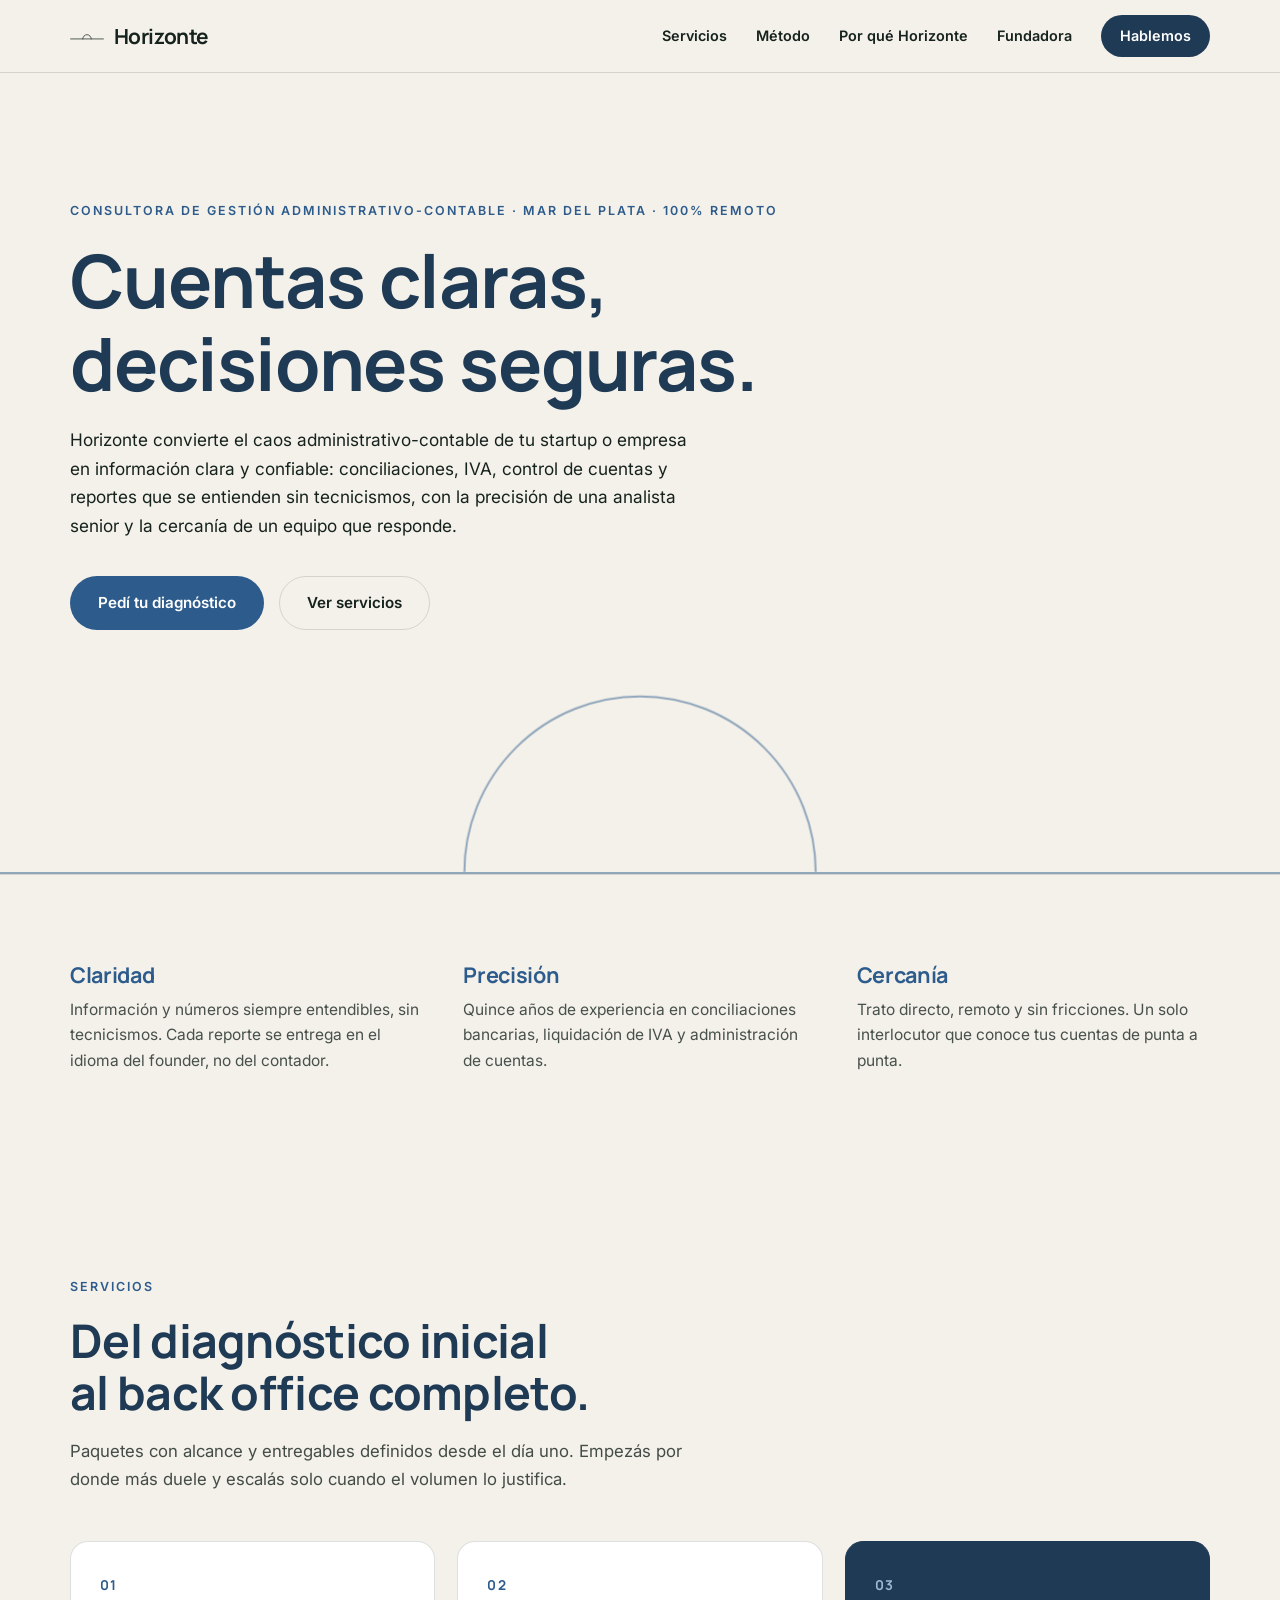
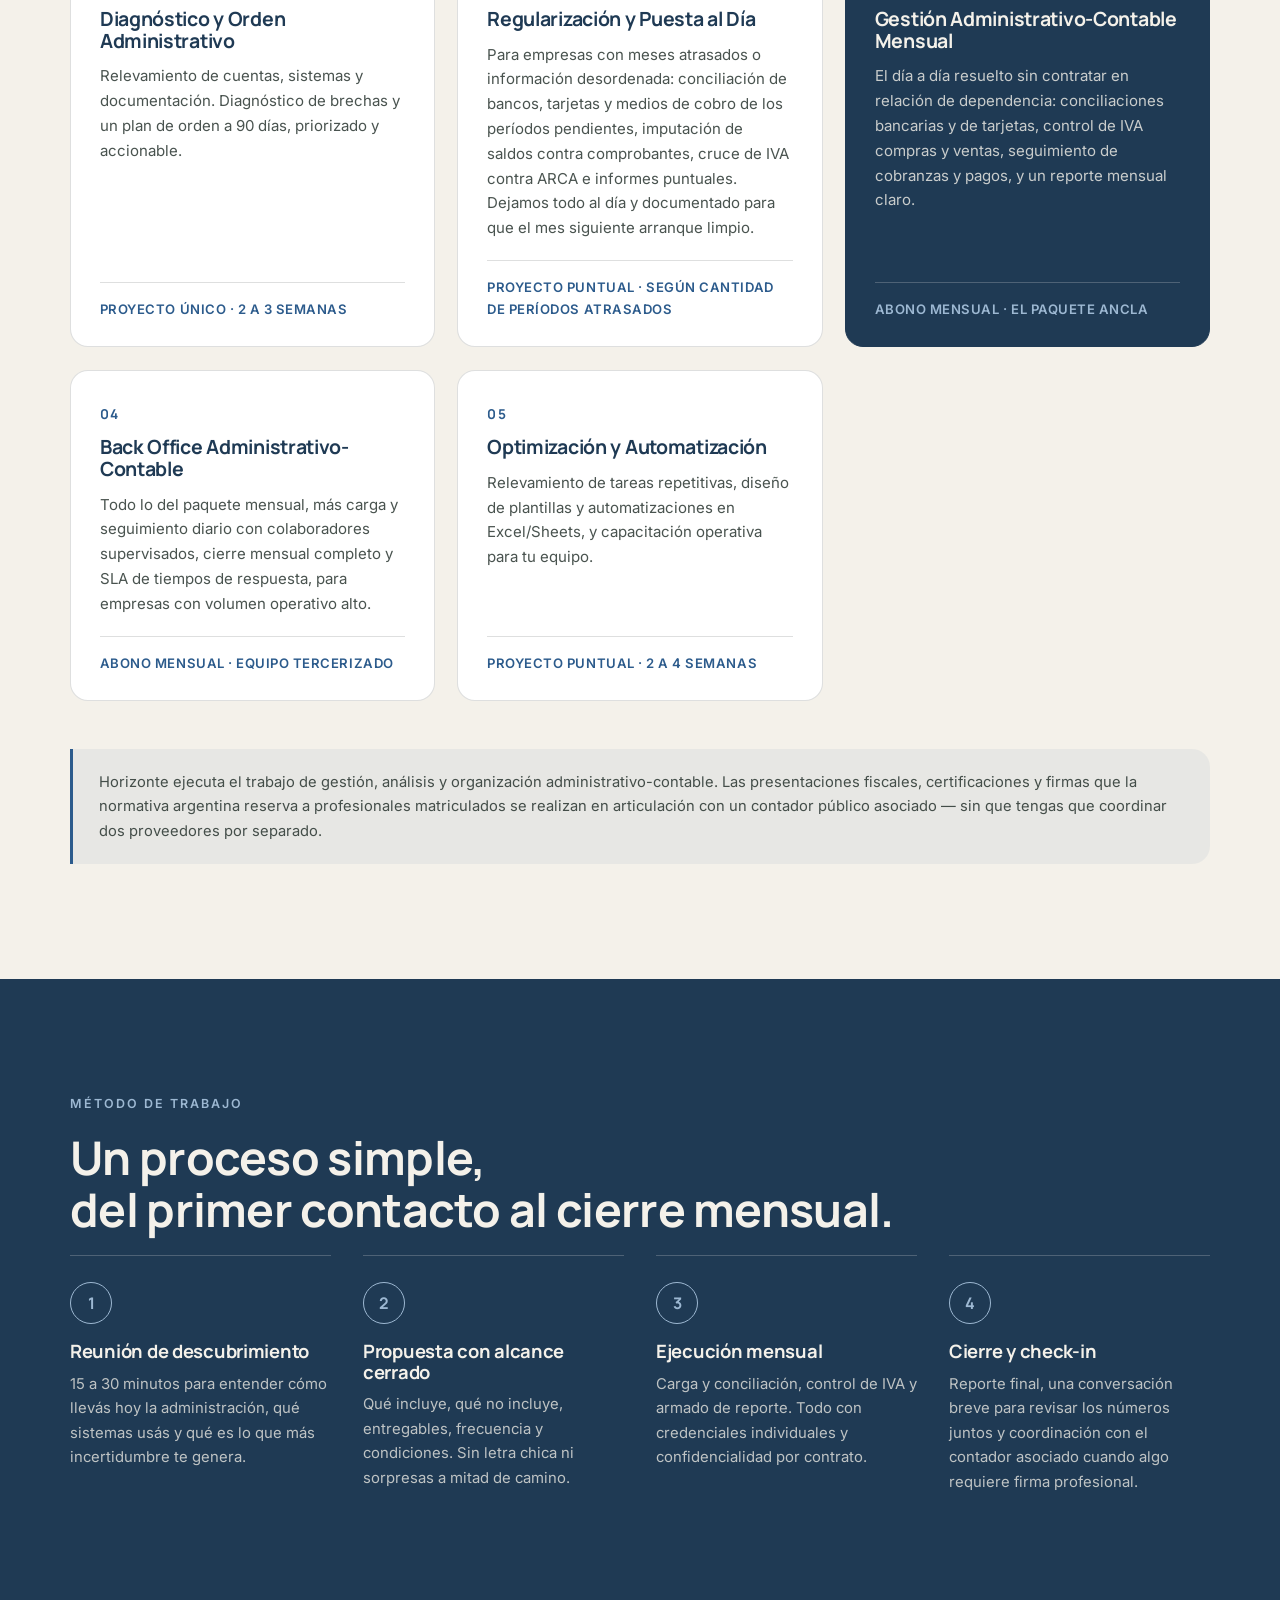
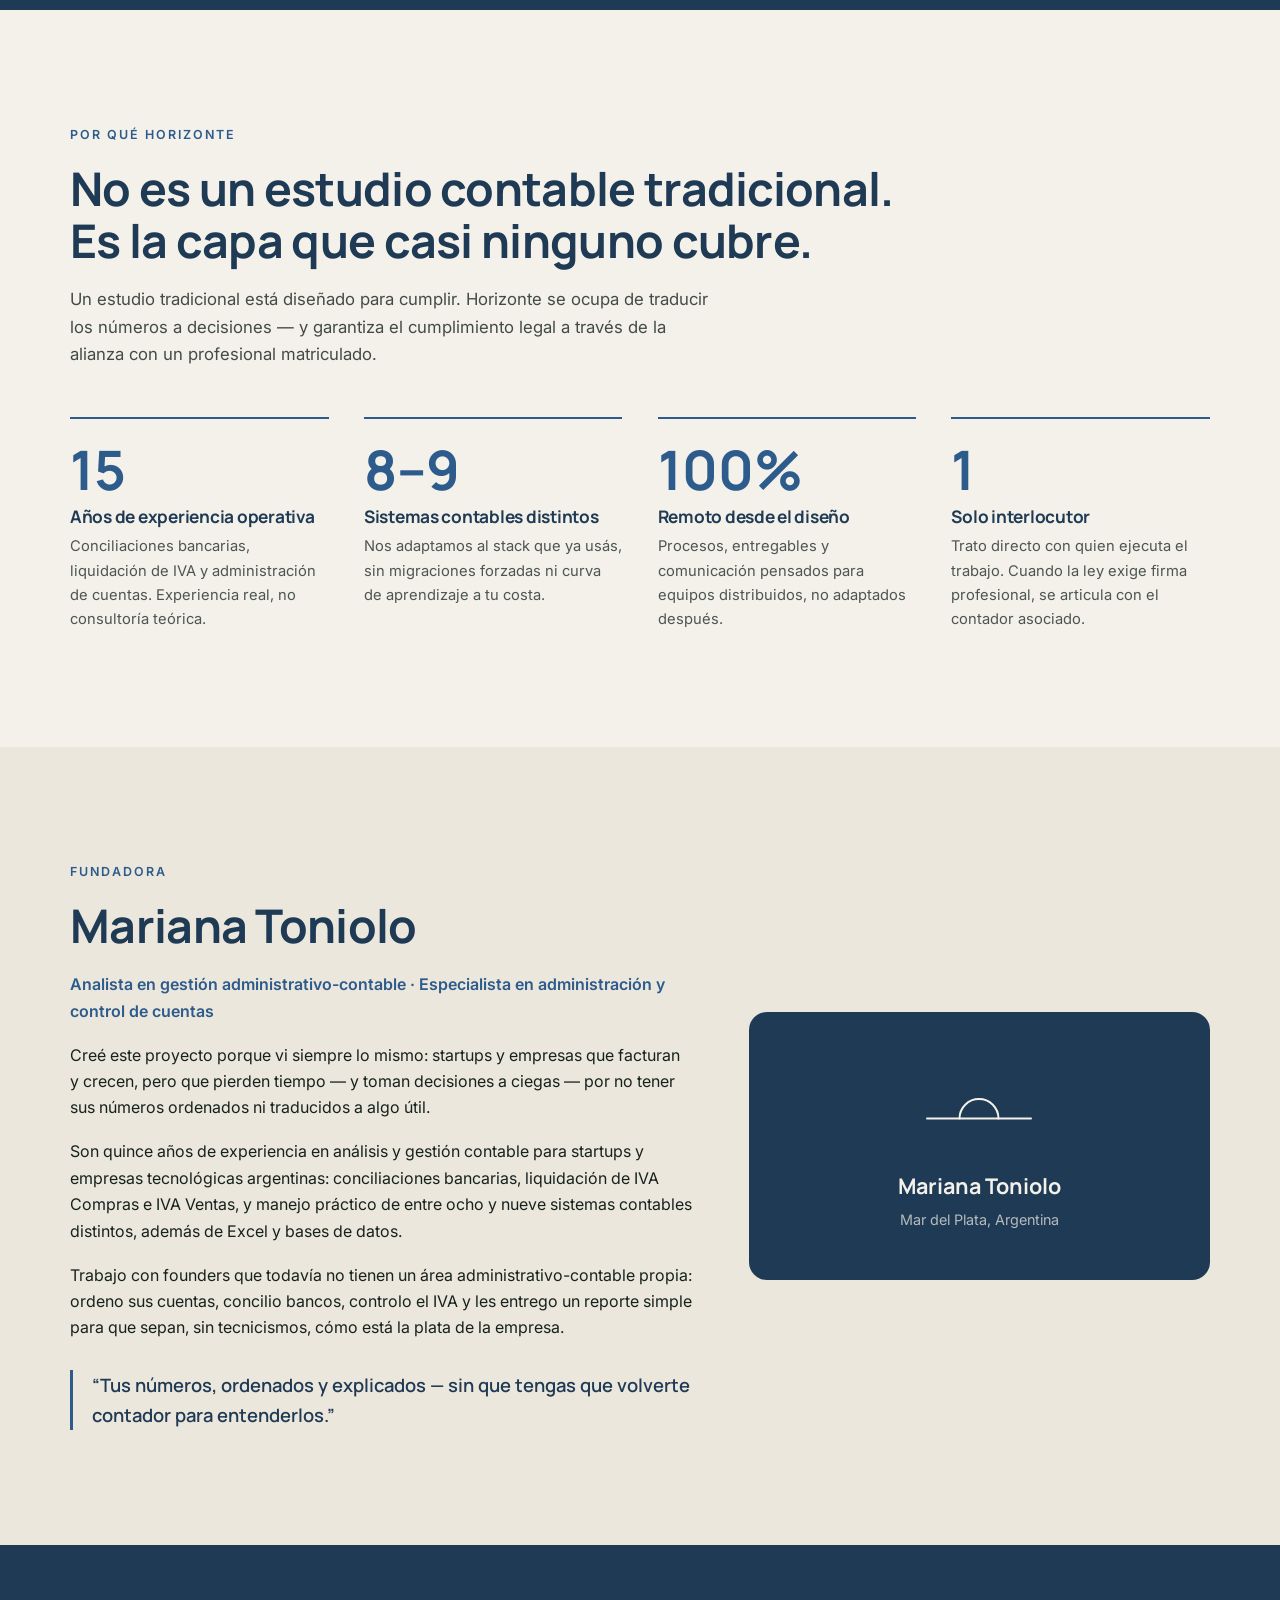
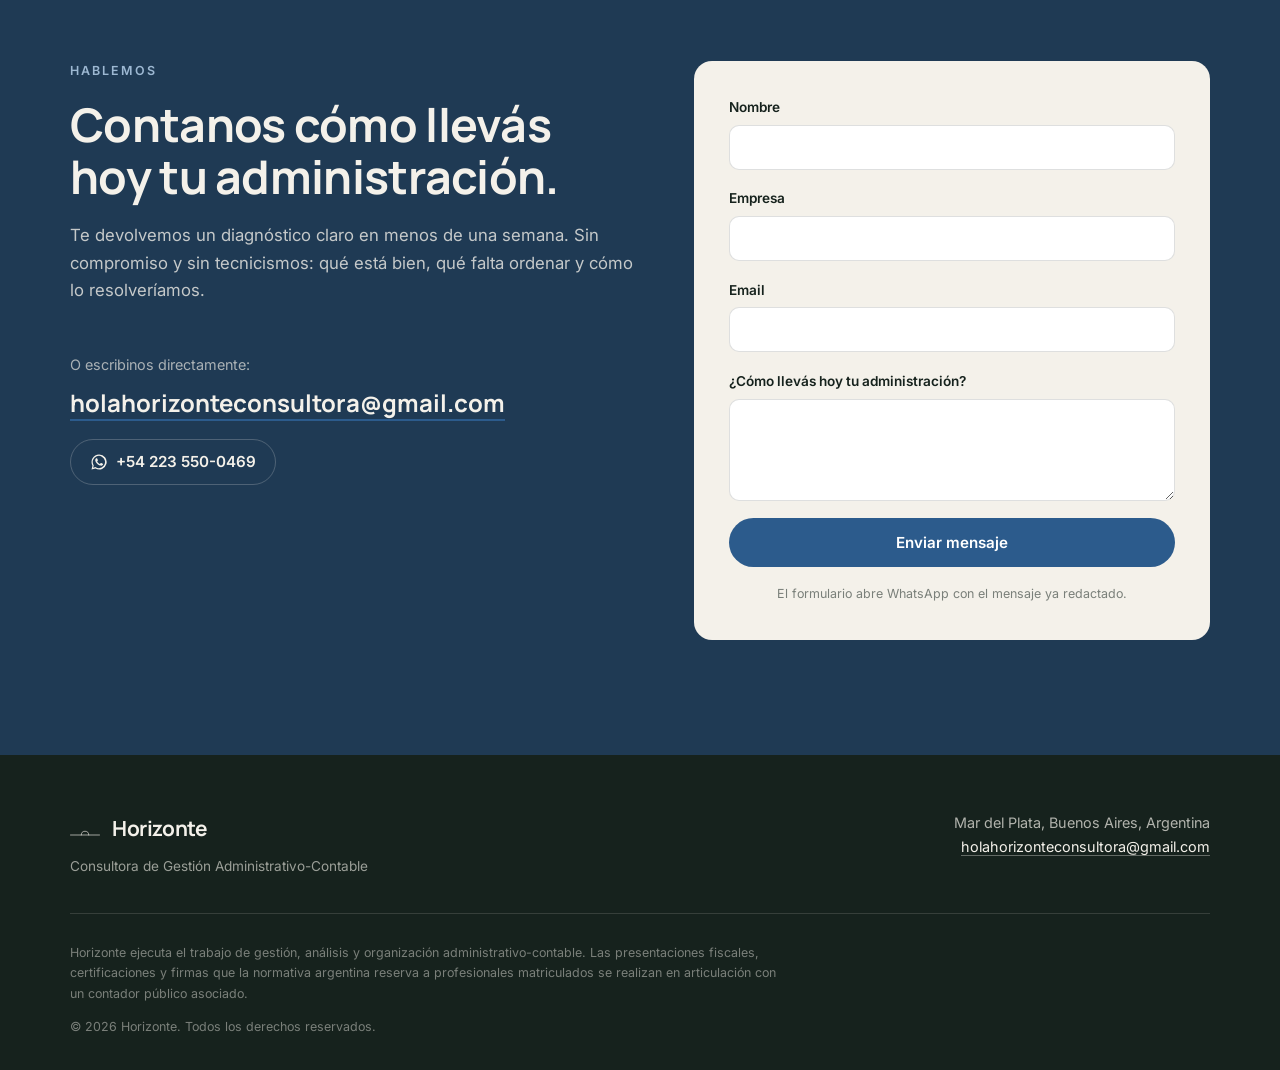
<file: index.html>
<!DOCTYPE html>
<html lang="es-AR">
<head>
  <meta charset="UTF-8" />
  <meta name="viewport" content="width=device-width, initial-scale=1.0" />
  <title>Horizonte — Consultora de Gestión Administrativo-Contable</title>
  <meta name="description" content="Horizonte ordena y traduce la información administrativo-contable de startups y empresas de servicios. Conciliaciones, IVA, control de cuentas y reportes claros para founders. 100% remoto desde Mar del Plata, Argentina." />
  <meta name="theme-color" content="#1F3A54" />

  <link rel="canonical" href="https://horizonteconsulting.vercel.app/" />

  <!-- Open Graph — og:url y og:image deben ser absolutas (WhatsApp y
       LinkedIn no resuelven rutas relativas). Al conectar el dominio
       propio, actualizar canonical, og:url, og:image y twitter:image. -->
  <meta property="og:type" content="website" />
  <meta property="og:url" content="https://horizonteconsulting.vercel.app/" />
  <meta property="og:title" content="Horizonte — Cuentas claras, decisiones seguras" />
  <meta property="og:description" content="Gestión administrativo-contable para startups y empresas de servicios. Quince años de experiencia en conciliaciones e IVA, trato directo y 100% remoto." />
  <meta property="og:image" content="https://horizonteconsulting.vercel.app/assets/og.png" />
  <meta property="og:image:width" content="1200" />
  <meta property="og:image:height" content="630" />
  <meta property="og:image:alt" content="Horizonte — Cuentas claras, decisiones seguras. Consultora de Gestión Administrativo-Contable." />
  <meta property="og:site_name" content="Horizonte" />
  <meta property="og:locale" content="es_AR" />

  <!-- Twitter / X -->
  <meta name="twitter:card" content="summary_large_image" />
  <meta name="twitter:title" content="Horizonte — Cuentas claras, decisiones seguras" />
  <meta name="twitter:description" content="Gestión administrativo-contable para startups y empresas de servicios. Quince años de experiencia en conciliaciones e IVA, trato directo y 100% remoto." />
  <meta name="twitter:image" content="https://horizonteconsulting.vercel.app/assets/og.png" />

  <link rel="icon" type="image/svg+xml" href="assets/favicon.svg" />

  <!-- Tipografías de marca: Manrope (titulares) + Inter (cuerpo) -->
  <link rel="preconnect" href="https://fonts.googleapis.com" />
  <link rel="preconnect" href="https://fonts.gstatic.com" crossorigin />
  <link href="https://fonts.googleapis.com/css2?family=Manrope:wght@600;700&family=Inter:wght@400;600&display=swap" rel="stylesheet" />

  <link rel="stylesheet" href="css/styles.css" />
</head>
<body>

  <!-- ============ NAV ============ -->
  <header class="nav" id="top">
    <div class="container nav__inner">
      <a class="nav__logo" href="#top" aria-label="Horizonte — inicio">
        <svg class="logo-mark" viewBox="0 0 120 34" fill="none" xmlns="http://www.w3.org/2000/svg" aria-hidden="true">
          <path d="M2 28 H118" stroke="currentColor" stroke-width="2.5" stroke-linecap="round"/>
          <path d="M45 28 A15 15 0 0 1 75 28" stroke="currentColor" stroke-width="2.5" stroke-linecap="round"/>
        </svg>
        <span class="logo-word">Horizonte</span>
      </a>
      <nav class="nav__links" id="navLinks" aria-label="Navegación principal">
        <a href="#servicios">Servicios</a>
        <a href="#metodo">Método</a>
        <a href="#diferenciales">Por qué Horizonte</a>
        <a href="#fundadora">Fundadora</a>
        <a class="nav__cta" href="#contacto">Hablemos</a>
      </nav>
      <button class="nav__toggle" id="navToggle" aria-label="Abrir menú" aria-expanded="false">
        <span></span><span></span>
      </button>
    </div>
  </header>

  <main>

    <!-- ============ HERO ============ -->
    <section class="hero">
      <div class="container hero__inner">
        <p class="eyebrow reveal">Consultora de Gestión Administrativo-Contable · Mar del Plata · 100% remoto</p>
        <h1 class="hero__title reveal">Cuentas claras,<br />decisiones seguras.</h1>
        <p class="hero__lead reveal">
          Horizonte convierte el caos administrativo-contable de tu startup o empresa en
          información clara y confiable: conciliaciones, IVA, control de cuentas y reportes
          que se entienden sin tecnicismos, con la precisión de una analista senior y la
          cercanía de un equipo que responde.
        </p>
        <div class="hero__actions reveal">
          <a class="btn btn--primary" href="#contacto">Pedí tu diagnóstico</a>
          <a class="btn btn--ghost" href="#servicios">Ver servicios</a>
        </div>

        <!-- La línea del horizonte es el borde inferior de .hero__horizon,
             para que siempre cubra el ancho completo. El sol va aparte, con
             su propia relación de aspecto, para que no lo recorte en pantallas
             anchas. -->
        <div class="hero__horizon" aria-hidden="true">
          <svg viewBox="0 0 300 151" xmlns="http://www.w3.org/2000/svg" fill="none">
            <path d="M1 151 A149 149 0 0 1 299 151" stroke="currentColor" stroke-width="2"
                  vector-effect="non-scaling-stroke" class="hero__sun"/>
          </svg>
        </div>
      </div>
    </section>

    <!-- ============ PROMESA ============ -->
    <section class="promise">
      <div class="container">
        <div class="promise__grid">
          <div class="promise__item reveal">
            <h3>Claridad</h3>
            <p>Información y números siempre entendibles, sin tecnicismos. Cada reporte se entrega en el idioma del founder, no del contador.</p>
          </div>
          <div class="promise__item reveal">
            <h3>Precisión</h3>
            <p>Quince años de experiencia en conciliaciones bancarias, liquidación de IVA y administración de cuentas.</p>
          </div>
          <div class="promise__item reveal">
            <h3>Cercanía</h3>
            <p>Trato directo, remoto y sin fricciones. Un solo interlocutor que conoce tus cuentas de punta a punta.</p>
          </div>
        </div>
      </div>
    </section>

    <!-- ============ SERVICIOS ============ -->
    <section class="section" id="servicios">
      <div class="container">
        <p class="eyebrow reveal">Servicios</p>
        <h2 class="section__title reveal">Del diagnóstico inicial<br />al back office completo.</h2>
        <p class="section__lead reveal">
          Paquetes con alcance y entregables definidos desde el día uno. Empezás por donde
          más duele y escalás solo cuando el volumen lo justifica.
        </p>

        <div class="cards">
          <article class="card reveal">
            <span class="card__num">01</span>
            <h3>Diagnóstico y Orden Administrativo</h3>
            <p>Relevamiento de cuentas, sistemas y documentación. Diagnóstico de brechas y un plan de orden a 90 días, priorizado y accionable.</p>
            <p class="card__meta">Proyecto único · 2 a 3 semanas</p>
          </article>

          <article class="card reveal">
            <span class="card__num">02</span>
            <h3>Regularización y Puesta al Día</h3>
            <p>Para empresas con meses atrasados o información desordenada: conciliación de bancos, tarjetas y medios de cobro de los períodos pendientes, imputación de saldos contra comprobantes, cruce de IVA contra ARCA e informes puntuales. Dejamos todo al día y documentado para que el mes siguiente arranque limpio.</p>
            <p class="card__meta">Proyecto puntual · Según cantidad de períodos atrasados</p>
          </article>

          <article class="card card--featured reveal">
            <span class="card__num">03</span>
            <h3>Gestión Administrativo-Contable Mensual</h3>
            <p>El día a día resuelto sin contratar en relación de dependencia: conciliaciones bancarias y de tarjetas, control de IVA compras y ventas, seguimiento de cobranzas y pagos, y un reporte mensual claro.</p>
            <p class="card__meta">Abono mensual · El paquete ancla</p>
          </article>

          <article class="card reveal">
            <span class="card__num">04</span>
            <h3>Back Office Administrativo-Contable</h3>
            <p>Todo lo del paquete mensual, más carga y seguimiento diario con colaboradores supervisados, cierre mensual completo y SLA de tiempos de respuesta, para empresas con volumen operativo alto.</p>
            <p class="card__meta">Abono mensual · Equipo tercerizado</p>
          </article>

          <article class="card reveal">
            <span class="card__num">05</span>
            <h3>Optimización y Automatización</h3>
            <p>Relevamiento de tareas repetitivas, diseño de plantillas y automatizaciones en Excel/Sheets, y capacitación operativa para tu equipo.</p>
            <p class="card__meta">Proyecto puntual · 2 a 4 semanas</p>
          </article>
        </div>

        <p class="section__note reveal">
          Horizonte ejecuta el trabajo de gestión, análisis y organización administrativo-contable.
          Las presentaciones fiscales, certificaciones y firmas que la normativa argentina reserva
          a profesionales matriculados se realizan en articulación con un contador público asociado —
          sin que tengas que coordinar dos proveedores por separado.
        </p>
      </div>
    </section>

    <!-- ============ MÉTODO ============ -->
    <section class="section section--dark" id="metodo">
      <div class="container">
        <p class="eyebrow eyebrow--light reveal">Método de trabajo</p>
        <h2 class="section__title reveal">Un proceso simple,<br />del primer contacto al cierre mensual.</h2>

        <ol class="steps">
          <li class="step reveal">
            <span class="step__num">1</span>
            <h3>Reunión de descubrimiento</h3>
            <p>15 a 30 minutos para entender cómo llevás hoy la administración, qué sistemas usás y qué es lo que más incertidumbre te genera.</p>
          </li>
          <li class="step reveal">
            <span class="step__num">2</span>
            <h3>Propuesta con alcance cerrado</h3>
            <p>Qué incluye, qué no incluye, entregables, frecuencia y condiciones. Sin letra chica ni sorpresas a mitad de camino.</p>
          </li>
          <li class="step reveal">
            <span class="step__num">3</span>
            <h3>Ejecución mensual</h3>
            <p>Carga y conciliación, control de IVA y armado de reporte. Todo con credenciales individuales y confidencialidad por contrato.</p>
          </li>
          <li class="step reveal">
            <span class="step__num">4</span>
            <h3>Cierre y check-in</h3>
            <p>Reporte final, una conversación breve para revisar los números juntos y coordinación con el contador asociado cuando algo requiere firma profesional.</p>
          </li>
        </ol>
      </div>
    </section>

    <!-- ============ DIFERENCIALES ============ -->
    <section class="section" id="diferenciales">
      <div class="container">
        <p class="eyebrow reveal">Por qué Horizonte</p>
        <h2 class="section__title reveal">No es un estudio contable tradicional.<br />Es la capa que casi ninguno cubre.</h2>
        <p class="section__lead reveal">
          Un estudio tradicional está diseñado para cumplir. Horizonte se ocupa de traducir
          los números a decisiones — y garantiza el cumplimiento legal a través de la alianza
          con un profesional matriculado.
        </p>

        <div class="features">
          <div class="feature reveal">
            <span class="feature__stat">15</span>
            <h3>Años de experiencia operativa</h3>
            <p>Conciliaciones bancarias, liquidación de IVA y administración de cuentas. Experiencia real, no consultoría teórica.</p>
          </div>
          <div class="feature reveal">
            <span class="feature__stat">8–9</span>
            <h3>Sistemas contables distintos</h3>
            <p>Nos adaptamos al stack que ya usás, sin migraciones forzadas ni curva de aprendizaje a tu costa.</p>
          </div>
          <div class="feature reveal">
            <span class="feature__stat">100%</span>
            <h3>Remoto desde el diseño</h3>
            <p>Procesos, entregables y comunicación pensados para equipos distribuidos, no adaptados después.</p>
          </div>
          <div class="feature reveal">
            <span class="feature__stat">1</span>
            <h3>Solo interlocutor</h3>
            <p>Trato directo con quien ejecuta el trabajo. Cuando la ley exige firma profesional, se articula con el contador asociado.</p>
          </div>
        </div>
      </div>
    </section>

    <!-- ============ FUNDADORA ============ -->
    <section class="section section--band" id="fundadora">
      <div class="container founder">
        <div class="founder__text">
          <p class="eyebrow reveal">Fundadora</p>
          <h2 class="section__title reveal">Mariana Toniolo</h2>
          <p class="founder__role reveal">Analista en gestión administrativo-contable · Especialista en administración y control de cuentas</p>
          <p class="reveal">
            Creé este proyecto porque vi siempre lo mismo: startups y empresas que facturan
            y crecen, pero que pierden tiempo — y toman decisiones a ciegas — por no tener
            sus números ordenados ni traducidos a algo útil.
          </p>
          <p class="reveal">
            Son quince años de experiencia en análisis y gestión contable para startups y
            empresas tecnológicas argentinas: conciliaciones bancarias, liquidación de IVA
            Compras e IVA Ventas, y manejo práctico de entre ocho y nueve sistemas contables
            distintos, además de Excel y bases de datos.
          </p>
          <p class="reveal">
            Trabajo con founders que todavía no tienen un área administrativo-contable
            propia: ordeno sus cuentas, concilio bancos, controlo el IVA y les entrego un
            reporte simple para que sepan, sin tecnicismos, cómo está la plata de la empresa.
          </p>
          <blockquote class="founder__quote reveal">
            “Tus números, ordenados y explicados — sin que tengas que volverte contador para entenderlos.”
          </blockquote>
        </div>
        <div class="founder__card reveal" aria-hidden="true">
          <svg viewBox="0 0 200 120" fill="none" xmlns="http://www.w3.org/2000/svg">
            <path d="M20 90 H180" stroke="currentColor" stroke-width="3" stroke-linecap="round"/>
            <path d="M70 90 A30 30 0 0 1 130 90" stroke="currentColor" stroke-width="3" stroke-linecap="round"/>
          </svg>
          <p class="founder__card-name">Mariana Toniolo</p>
          <p class="founder__card-sub">Mar del Plata, Argentina</p>
        </div>
      </div>
    </section>

    <!-- ============ CONTACTO ============ -->
    <section class="section section--dark" id="contacto">
      <div class="container contact">
        <div class="contact__intro">
          <p class="eyebrow eyebrow--light reveal">Hablemos</p>
          <h2 class="section__title reveal">Contanos cómo llevás hoy tu administración.</h2>
          <p class="section__lead section__lead--light reveal">
            Te devolvemos un diagnóstico claro en menos de una semana. Sin compromiso
            y sin tecnicismos: qué está bien, qué falta ordenar y cómo lo resolveríamos.
          </p>
          <div class="contact__direct reveal">
            <p>O escribinos directamente:</p>
            <a class="contact__mail" href="mailto:holahorizonteconsultora@gmail.com">holahorizonteconsultora@gmail.com</a>
            <a class="contact__wa" href="https://wa.me/542235500469" target="_blank" rel="noopener">
              <svg viewBox="0 0 24 24" fill="currentColor" aria-hidden="true"><path d="M12 2a10 10 0 0 0-8.7 14.9L2 22l5.3-1.3A10 10 0 1 0 12 2zm0 18.2c-1.6 0-3.1-.5-4.4-1.3l-.3-.2-3.1.8.8-3-.2-.3A8.2 8.2 0 1 1 12 20.2zm4.6-6.1c-.3-.1-1.5-.7-1.7-.8-.2-.1-.4-.1-.6.1-.2.3-.6.8-.8 1-.1.2-.3.2-.5.1a6.7 6.7 0 0 1-3.3-2.9c-.3-.4 0-.5.1-.7l.4-.5c.1-.2.2-.3.3-.5.1-.2 0-.4 0-.5l-.8-1.9c-.2-.5-.4-.4-.6-.4h-.5c-.2 0-.5.1-.7.3-.2.3-.9.9-.9 2.2s.9 2.5 1 2.7c.1.2 1.8 2.8 4.4 3.9.6.3 1.1.4 1.5.6.6.2 1.2.2 1.6.1.5-.1 1.5-.6 1.7-1.2.2-.6.2-1.1.2-1.2-.1-.1-.3-.2-.6-.3z"/></svg>
              +54 223 550-0469
            </a>
          </div>
        </div>

        <form class="contact__form reveal" id="contactForm">
          <label>
            Nombre
            <input type="text" name="nombre" required autocomplete="name" />
          </label>
          <label>
            Empresa
            <input type="text" name="empresa" autocomplete="organization" />
          </label>
          <label>
            Email
            <input type="email" name="email" required autocomplete="email" />
          </label>
          <label>
            ¿Cómo llevás hoy tu administración?
            <textarea name="mensaje" rows="4" required></textarea>
          </label>
          <button type="submit" class="btn btn--primary btn--full">Enviar mensaje</button>
          <p class="contact__hint">El formulario abre WhatsApp con el mensaje ya redactado.</p>
        </form>
      </div>
    </section>

  </main>

  <!-- ============ FOOTER ============ -->
  <footer class="footer">
    <div class="container footer__inner">
      <div class="footer__brand">
        <svg class="logo-mark" viewBox="0 0 120 34" fill="none" xmlns="http://www.w3.org/2000/svg" aria-hidden="true">
          <path d="M2 28 H118" stroke="currentColor" stroke-width="2.5" stroke-linecap="round"/>
          <path d="M45 28 A15 15 0 0 1 75 28" stroke="currentColor" stroke-width="2.5" stroke-linecap="round"/>
        </svg>
        <span class="logo-word">Horizonte</span>
        <p>Consultora de Gestión Administrativo-Contable</p>
      </div>
      <div class="footer__meta">
        <p>Mar del Plata, Buenos Aires, Argentina</p>
        <a href="mailto:holahorizonteconsultora@gmail.com">holahorizonteconsultora@gmail.com</a>
      </div>
    </div>
    <div class="container footer__legal">
      <p>
        Horizonte ejecuta el trabajo de gestión, análisis y organización administrativo-contable.
        Las presentaciones fiscales, certificaciones y firmas que la normativa argentina reserva
        a profesionales matriculados se realizan en articulación con un contador público asociado.
      </p>
      <p>© <span id="year"></span> Horizonte. Todos los derechos reservados.</p>
    </div>
  </footer>

  <script src="js/main.js"></script>
</body>
</html>
</file>
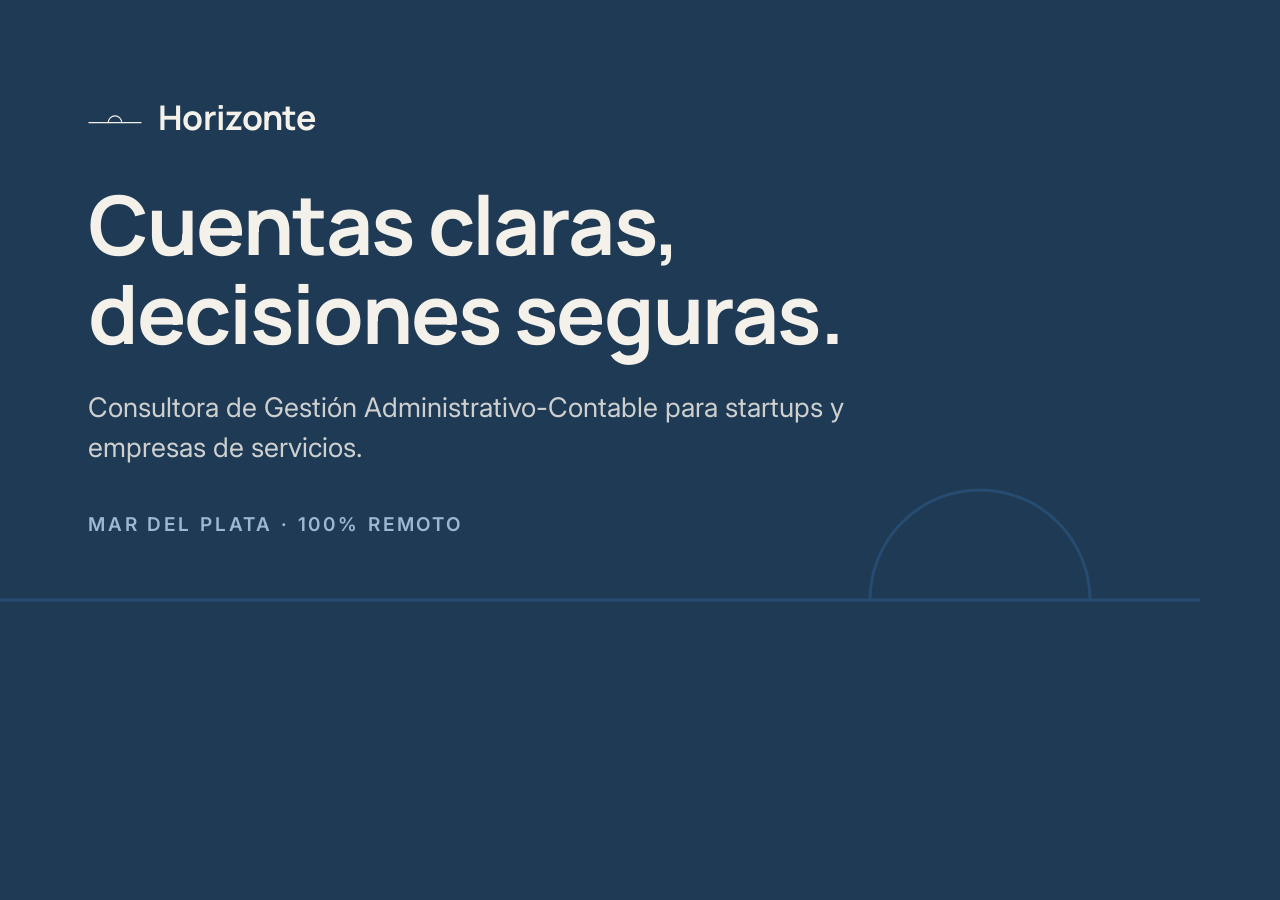
<file: assets/og.source.html>
<!DOCTYPE html>
<html lang="es-AR">
<head>
<meta charset="UTF-8" />
<link rel="preconnect" href="https://fonts.googleapis.com" />
<link rel="preconnect" href="https://fonts.gstatic.com" crossorigin />
<link href="https://fonts.googleapis.com/css2?family=Manrope:wght@600;700&family=Inter:wght@400;600&display=swap" rel="stylesheet" />
<style>
  * { margin: 0; padding: 0; box-sizing: border-box; }
  body {
    width: 1200px; height: 630px;
    background: #1F3A54;
    color: #F4F1EA;
    font-family: "Inter", system-ui, sans-serif;
    position: relative;
    overflow: hidden;
    display: flex;
    flex-direction: column;
    justify-content: center;
    padding: 0 88px;
  }
  .brand {
    display: flex; align-items: center; gap: 16px;
    margin-bottom: 40px;
  }
  .brand svg { width: 54px; color: #F4F1EA; }
  .brand span {
    font-family: "Manrope", system-ui, sans-serif;
    font-weight: 700; font-size: 34px; letter-spacing: -0.02em;
  }
  h1 {
    font-family: "Manrope", system-ui, sans-serif;
    font-weight: 700;
    font-size: 82px;
    line-height: 1.08;
    letter-spacing: -0.022em;
    margin-bottom: 30px;
  }
  p.sub {
    font-size: 27px;
    line-height: 1.5;
    color: rgba(244, 241, 234, 0.82);
    max-width: 820px;
  }
  p.meta {
    margin-top: 44px;
    font-size: 19px;
    font-weight: 600;
    letter-spacing: 0.15em;
    text-transform: uppercase;
    color: #9DB8D2;
  }
  .horizon {
    position: absolute;
    left: 0; right: 0; bottom: -2px;
    color: #2C5B8C;
    opacity: 0.55;
  }
  .horizon svg { display: block; width: 100%; height: 200px; }
</style>
</head>
<body>
  <div class="brand">
    <svg viewBox="0 0 120 34" fill="none" xmlns="http://www.w3.org/2000/svg">
      <path d="M2 28 H118" stroke="currentColor" stroke-width="2.5" stroke-linecap="round"/>
      <path d="M45 28 A15 15 0 0 1 75 28" stroke="currentColor" stroke-width="2.5" stroke-linecap="round"/>
    </svg>
    <span>Horizonte</span>
  </div>

  <h1>Cuentas claras,<br />decisiones seguras.</h1>

  <p class="sub">
    Consultora de Gestión Administrativo-Contable para startups y
    empresas de servicios.
  </p>

  <p class="meta">Mar del Plata · 100% remoto</p>

  <div class="horizon">
    <svg viewBox="0 0 1200 200" preserveAspectRatio="none" xmlns="http://www.w3.org/2000/svg" fill="none">
      <path d="M0 168 H1200" stroke="currentColor" stroke-width="3"/>
      <path d="M870 168 A110 110 0 0 1 1090 168" stroke="currentColor" stroke-width="3"/>
    </svg>
  </div>
</body>
</html>
</file>
<file: css/styles.css>
/* ============================================================
   HORIZONTE — Consultora de Gestión Administrativo-Contable
   Sistema de diseño según Manual de Marca (2026)
   ------------------------------------------------------------
   Azul Institucional  #2C5B8C
   Azul Marino         #1F3A54
   Papel / Crema       #F4F1EA  (fondo por defecto)
   Tinta               #16221D  (solo texto de cuerpo)
   Tipografías: Manrope 600/700 (titulares) · Inter 400/600 (cuerpo)
   ============================================================ */

:root {
  --azul: #2C5B8C;
  --marino: #1F3A54;
  --crema: #F4F1EA;
  --tinta: #16221D;
  --crema-2: #ECE7DC;
  --linea: rgba(22, 34, 29, 0.14);
  --linea-luz: rgba(244, 241, 234, 0.22);
  --font-head: "Manrope", system-ui, sans-serif;
  --font-body: "Inter", system-ui, sans-serif;
  --radius: 18px;
  --maxw: 1140px;
}

* { margin: 0; padding: 0; box-sizing: border-box; }

html {
  scroll-behavior: smooth;
  /* Altura del nav sticky, para que los anclas no queden tapados */
  scroll-padding-top: 72px;
}

body {
  font-family: var(--font-body);
  font-weight: 400;
  background: var(--crema);
  color: var(--tinta);
  line-height: 1.65;
  -webkit-font-smoothing: antialiased;
}

h1, h2, h3 {
  font-family: var(--font-head);
  font-weight: 700;
  line-height: 1.12;
  letter-spacing: -0.015em;
}

a { color: inherit; }

.container {
  width: min(var(--maxw), 100% - 3rem);
  margin-inline: auto;
}

/* ---------------- Animación de aparición ---------------- */
.reveal {
  opacity: 0;
  transform: translateY(26px);
  transition: opacity 0.7s ease, transform 0.7s ease;
}
.reveal.is-visible {
  opacity: 1;
  transform: none;
}
@media (prefers-reduced-motion: reduce) {
  .reveal { opacity: 1; transform: none; transition: none; }
  .hero__sun { animation: none; }
  html { scroll-behavior: auto; }
}

/* ---------------- Etiquetas ---------------- */
.eyebrow {
  font-size: 0.78rem;
  font-weight: 600;
  letter-spacing: 0.16em;
  text-transform: uppercase;
  color: var(--azul);
  margin-bottom: 1.1rem;
}
.eyebrow--light { color: #9DB8D2; }

/* ---------------- Botones ---------------- */
.btn {
  display: inline-block;
  font-family: var(--font-body);
  font-weight: 600;
  font-size: 0.95rem;
  padding: 0.85rem 1.7rem;
  border-radius: 999px;
  text-decoration: none;
  border: 1.5px solid transparent;
  cursor: pointer;
  transition: transform 0.25s ease, box-shadow 0.25s ease, background 0.25s ease;
}
.btn--primary {
  background: var(--azul);
  color: #fff;
}
.btn--primary:hover {
  background: var(--marino);
  transform: translateY(-2px);
  box-shadow: 0 12px 28px rgba(31, 58, 84, 0.28);
}
.btn--ghost {
  border-color: var(--linea);
  color: var(--tinta);
  background: transparent;
}
.btn--ghost:hover {
  border-color: var(--azul);
  color: var(--azul);
  transform: translateY(-2px);
}
.btn--full { width: 100%; }

/* ---------------- Navegación ---------------- */
.nav {
  position: sticky;
  top: 0;
  z-index: 50;
  background: rgba(244, 241, 234, 0.88);
  backdrop-filter: blur(12px);
  border-bottom: 1px solid var(--linea);
}
.nav__inner {
  display: flex;
  align-items: center;
  justify-content: space-between;
  height: 72px;
}
.nav__logo {
  display: inline-flex;
  align-items: center;
  gap: 0.6rem;
  text-decoration: none;
  color: var(--tinta);
}
.logo-mark { width: 34px; height: auto; }
.logo-word {
  font-family: var(--font-head);
  font-weight: 700;
  font-size: 1.3rem;
  letter-spacing: -0.02em;
}
.nav__links {
  display: flex;
  align-items: center;
  gap: 1.8rem;
}
.nav__links a {
  font-size: 0.9rem;
  font-weight: 600;
  text-decoration: none;
  color: var(--tinta);
  transition: color 0.2s ease;
}
.nav__links a:hover { color: var(--azul); }
.nav__cta {
  background: var(--marino);
  color: #fff !important;
  padding: 0.55rem 1.2rem;
  border-radius: 999px;
  transition: background 0.2s ease, transform 0.2s ease !important;
}
.nav__cta:hover {
  background: var(--azul);
  transform: translateY(-1px);
}
.nav__toggle {
  display: none;
  flex-direction: column;
  gap: 6px;
  background: none;
  border: none;
  cursor: pointer;
  padding: 8px;
}
.nav__toggle span {
  width: 24px;
  height: 2px;
  background: var(--tinta);
  transition: transform 0.25s ease, opacity 0.25s ease;
}

/* ---------------- Hero ---------------- */
.hero {
  position: relative;
  padding: clamp(4.5rem, 10vw, 8.5rem) 0 0;
  overflow: hidden;
}
.hero__title {
  font-size: clamp(2.6rem, 6.4vw, 4.6rem);
  color: var(--marino);
  margin-bottom: 1.4rem;
}
.hero__lead {
  max-width: 620px;
  font-size: 1.08rem;
  margin-bottom: 2.2rem;
}
.hero__actions {
  display: flex;
  flex-wrap: wrap;
  gap: 0.9rem;
  margin-bottom: 4rem;
}
.hero__horizon {
  position: relative;
  color: var(--azul);
  opacity: 0.5;
  margin-inline: calc(50% - 50vw);
  height: clamp(90px, 16vw, 180px);
  border-bottom: 2px solid currentColor;
}
/* Alto fijo y ancho automático: el sol conserva su proporción y apoya
   sobre la línea sin recortarse, sea cual sea el ancho de la pantalla. */
.hero__horizon svg {
  position: absolute;
  bottom: 0;
  left: 50%;
  transform: translateX(-50%);
  display: block;
  height: 100%;
  width: auto;
  overflow: visible;
}
.hero__sun {
  animation: sunrise 2.4s ease-out both;
}
@keyframes sunrise {
  from { transform: translateY(46px); opacity: 0; }
  to { transform: translateY(0); opacity: 1; }
}

/* ---------------- Promesa / valores ---------------- */
.promise {
  padding: clamp(3.5rem, 7vw, 5.5rem) 0;
  border-top: 1px solid var(--linea);
}
.promise__grid {
  display: grid;
  grid-template-columns: repeat(3, 1fr);
  gap: 2.5rem;
}
.promise__item h3 {
  color: var(--azul);
  font-size: 1.35rem;
  margin-bottom: 0.6rem;
}
.promise__item p {
  font-size: 0.97rem;
  color: rgba(22, 34, 29, 0.78);
}

/* ---------------- Secciones genéricas ---------------- */
.section {
  padding: clamp(4.5rem, 9vw, 7.5rem) 0;
}
.section__title {
  font-size: clamp(1.9rem, 4vw, 2.9rem);
  color: var(--marino);
  margin-bottom: 1.2rem;
}
.section__lead {
  max-width: 640px;
  font-size: 1.05rem;
  color: rgba(22, 34, 29, 0.8);
  margin-bottom: 3rem;
}
.section__note {
  margin-top: 3rem;
  padding: 1.3rem 1.6rem;
  border-left: 3px solid var(--azul);
  background: rgba(44, 91, 140, 0.06);
  border-radius: 0 var(--radius) var(--radius) 0;
  font-size: 0.92rem;
  color: rgba(22, 34, 29, 0.78);
}
.section--dark {
  background: var(--marino);
  color: var(--crema);
}
.section--dark .section__title { color: var(--crema); }
.section__lead--light { color: rgba(244, 241, 234, 0.78); }
.section--band { background: var(--crema-2); }

/* ---------------- Tarjetas de servicios ---------------- */
.cards {
  display: grid;
  grid-template-columns: repeat(auto-fit, minmax(300px, 1fr));
  gap: 1.4rem;
}
.card {
  position: relative;
  background: #fff;
  border: 1px solid var(--linea);
  border-radius: var(--radius);
  padding: 2rem 1.8rem 1.6rem;
  transition: transform 0.3s ease, box-shadow 0.3s ease;
  /* Columna flexible: la modalidad queda alineada al pie aunque las
     descripciones tengan distinto largo. */
  display: flex;
  flex-direction: column;
}
.card > p:not(.card__meta) { flex-grow: 1; }
.card:hover {
  transform: translateY(-5px);
  box-shadow: 0 18px 40px rgba(31, 58, 84, 0.12);
}
.card__num {
  font-family: var(--font-head);
  font-weight: 700;
  font-size: 0.85rem;
  color: var(--azul);
  letter-spacing: 0.12em;
}
.card h3 {
  font-size: 1.22rem;
  color: var(--marino);
  margin: 0.7rem 0 0.8rem;
}
.card p { font-size: 0.94rem; color: rgba(22, 34, 29, 0.78); }
.card__meta {
  margin-top: 1.2rem;
  padding-top: 1rem;
  border-top: 1px solid var(--linea);
  font-size: 0.82rem !important;
  font-weight: 600;
  color: var(--azul) !important;
  letter-spacing: 0.04em;
  text-transform: uppercase;
}
.card--featured {
  background: var(--marino);
  border-color: var(--marino);
}
.card--featured h3 { color: var(--crema); }
.card--featured p { color: rgba(244, 241, 234, 0.8); }
.card--featured .card__num { color: #9DB8D2; }
.card--featured .card__meta {
  border-top-color: var(--linea-luz);
  color: #9DB8D2 !important;
}

/* ---------------- Método / pasos ---------------- */
.steps {
  list-style: none;
  display: grid;
  grid-template-columns: repeat(auto-fit, minmax(240px, 1fr));
  gap: 2rem;
}
.step {
  border-top: 1px solid var(--linea-luz);
  padding-top: 1.6rem;
}
.step__num {
  display: inline-flex;
  align-items: center;
  justify-content: center;
  width: 42px;
  height: 42px;
  border-radius: 50%;
  border: 1.5px solid #9DB8D2;
  color: #9DB8D2;
  font-family: var(--font-head);
  font-weight: 700;
  margin-bottom: 1.1rem;
}
.step h3 {
  font-size: 1.15rem;
  margin-bottom: 0.6rem;
}
.step p {
  font-size: 0.93rem;
  color: rgba(244, 241, 234, 0.75);
}

/* ---------------- Diferenciales ---------------- */
.features {
  display: grid;
  grid-template-columns: repeat(auto-fit, minmax(230px, 1fr));
  gap: 2.2rem;
}
.feature {
  border-top: 2px solid var(--azul);
  padding-top: 1.4rem;
}
.feature__stat {
  display: block;
  font-family: var(--font-head);
  font-weight: 700;
  font-size: clamp(2.4rem, 5vw, 3.4rem);
  color: var(--azul);
  line-height: 1;
  margin-bottom: 0.7rem;
}
.feature h3 {
  font-size: 1.08rem;
  color: var(--marino);
  margin-bottom: 0.5rem;
}
.feature p { font-size: 0.92rem; color: rgba(22, 34, 29, 0.75); }

/* ---------------- Fundadora ---------------- */
.founder {
  display: grid;
  grid-template-columns: 1.35fr 1fr;
  gap: 3.5rem;
  align-items: center;
}
.founder__role {
  font-weight: 600;
  color: var(--azul);
  margin-bottom: 1.4rem;
}
.founder__text p { margin-bottom: 1.1rem; }
.founder__quote {
  font-family: var(--font-head);
  font-weight: 600;
  font-size: 1.15rem;
  color: var(--marino);
  border-left: 3px solid var(--azul);
  padding-left: 1.2rem;
  margin-top: 1.8rem;
}
.founder__card {
  background: var(--marino);
  color: var(--crema);
  border-radius: var(--radius);
  padding: 3rem 2.4rem;
  text-align: center;
}
.founder__card svg {
  width: 130px;
  color: var(--crema);
  margin-bottom: 1.4rem;
}
.founder__card-name {
  font-family: var(--font-head);
  font-weight: 700;
  font-size: 1.35rem;
}
.founder__card-sub {
  font-size: 0.9rem;
  color: rgba(244, 241, 234, 0.7);
  margin-top: 0.3rem;
}

/* ---------------- Contacto ---------------- */
.contact {
  display: grid;
  grid-template-columns: 1.1fr 1fr;
  gap: 3.5rem;
  align-items: start;
}
.contact__direct { margin-top: 2rem; }
.contact__direct p {
  font-size: 0.9rem;
  color: rgba(244, 241, 234, 0.65);
  margin-bottom: 0.4rem;
}
.contact__mail {
  font-family: var(--font-head);
  font-weight: 700;
  font-size: clamp(1.1rem, 2.4vw, 1.5rem);
  color: var(--crema);
  text-decoration: none;
  border-bottom: 2px solid var(--azul);
  overflow-wrap: anywhere;
  transition: color 0.2s ease;
}
.contact__mail:hover { color: #9DB8D2; }
.contact__wa {
  display: inline-flex;
  align-items: center;
  gap: 0.5rem;
  margin-top: 1rem;
  font-weight: 600;
  font-size: 0.95rem;
  color: var(--crema);
  text-decoration: none;
  border: 1.5px solid var(--linea-luz);
  border-radius: 999px;
  padding: 0.6rem 1.2rem;
  transition: border-color 0.2s ease, color 0.2s ease, transform 0.2s ease;
}
.contact__wa svg { width: 18px; height: 18px; }
.contact__wa:hover {
  border-color: #9DB8D2;
  color: #9DB8D2;
  transform: translateY(-2px);
}
.contact__form {
  background: var(--crema);
  color: var(--tinta);
  border-radius: var(--radius);
  padding: 2.2rem;
  display: grid;
  gap: 1.1rem;
}
.contact__form label {
  display: grid;
  gap: 0.4rem;
  font-size: 0.85rem;
  font-weight: 600;
}
.contact__form input,
.contact__form textarea {
  font-family: var(--font-body);
  font-size: 0.95rem;
  padding: 0.75rem 0.9rem;
  border: 1px solid var(--linea);
  border-radius: 10px;
  background: #fff;
  color: var(--tinta);
  resize: vertical;
  transition: border-color 0.2s ease, box-shadow 0.2s ease;
}
.contact__form input:focus,
.contact__form textarea:focus {
  outline: none;
  border-color: var(--azul);
  box-shadow: 0 0 0 3px rgba(44, 91, 140, 0.18);
}
.contact__hint {
  font-size: 0.78rem;
  color: rgba(22, 34, 29, 0.55);
  text-align: center;
}

/* ---------------- Footer ---------------- */
.footer {
  background: var(--tinta);
  color: var(--crema);
  padding: 3.5rem 0 2rem;
}
.footer__inner {
  display: flex;
  flex-wrap: wrap;
  justify-content: space-between;
  gap: 2rem;
  padding-bottom: 2.2rem;
  border-bottom: 1px solid rgba(244, 241, 234, 0.14);
}
.footer__brand .logo-mark { width: 30px; vertical-align: middle; }
.footer__brand .logo-word { margin-left: 0.5rem; }
.footer__brand p {
  margin-top: 0.6rem;
  font-size: 0.85rem;
  color: rgba(244, 241, 234, 0.6);
}
.footer__meta {
  font-size: 0.9rem;
  color: rgba(244, 241, 234, 0.7);
  text-align: right;
}
.footer__meta a {
  color: var(--crema);
  text-decoration: none;
  border-bottom: 1px solid rgba(244, 241, 234, 0.35);
}
.footer__meta a:hover { color: #9DB8D2; }
.footer__legal {
  padding-top: 1.8rem;
  display: grid;
  gap: 0.8rem;
  font-size: 0.78rem;
  color: rgba(244, 241, 234, 0.45);
  max-width: 100%;
}
.footer__legal p { max-width: 720px; }

/* ---------------- Responsive ---------------- */
@media (max-width: 860px) {
  .founder,
  .contact {
    grid-template-columns: 1fr;
  }
  .promise__grid { grid-template-columns: 1fr; gap: 1.8rem; }
  .footer__meta { text-align: left; }
}

@media (max-width: 720px) {
  .nav__toggle { display: flex; }
  .nav__links {
    position: fixed;
    inset: 72px 0 auto 0;
    flex-direction: column;
    align-items: flex-start;
    gap: 0;
    background: var(--crema);
    border-bottom: 1px solid var(--linea);
    padding: 0.6rem 1.5rem 1.2rem;
    transform: translateY(-130%);
    transition: transform 0.3s ease;
  }
  .nav__links.is-open { transform: translateY(0); }
  .nav__links a {
    display: block;
    width: 100%;
    padding: 0.85rem 0;
    border-bottom: 1px solid var(--linea);
  }
  .nav__cta {
    margin-top: 0.9rem;
    text-align: center;
    border-bottom: none !important;
  }
  .nav__toggle[aria-expanded="true"] span:first-child {
    transform: translateY(4px) rotate(45deg);
  }
  .nav__toggle[aria-expanded="true"] span:last-child {
    transform: translateY(-4px) rotate(-45deg);
  }
  .contact__form { padding: 1.6rem; }
}
</file>
